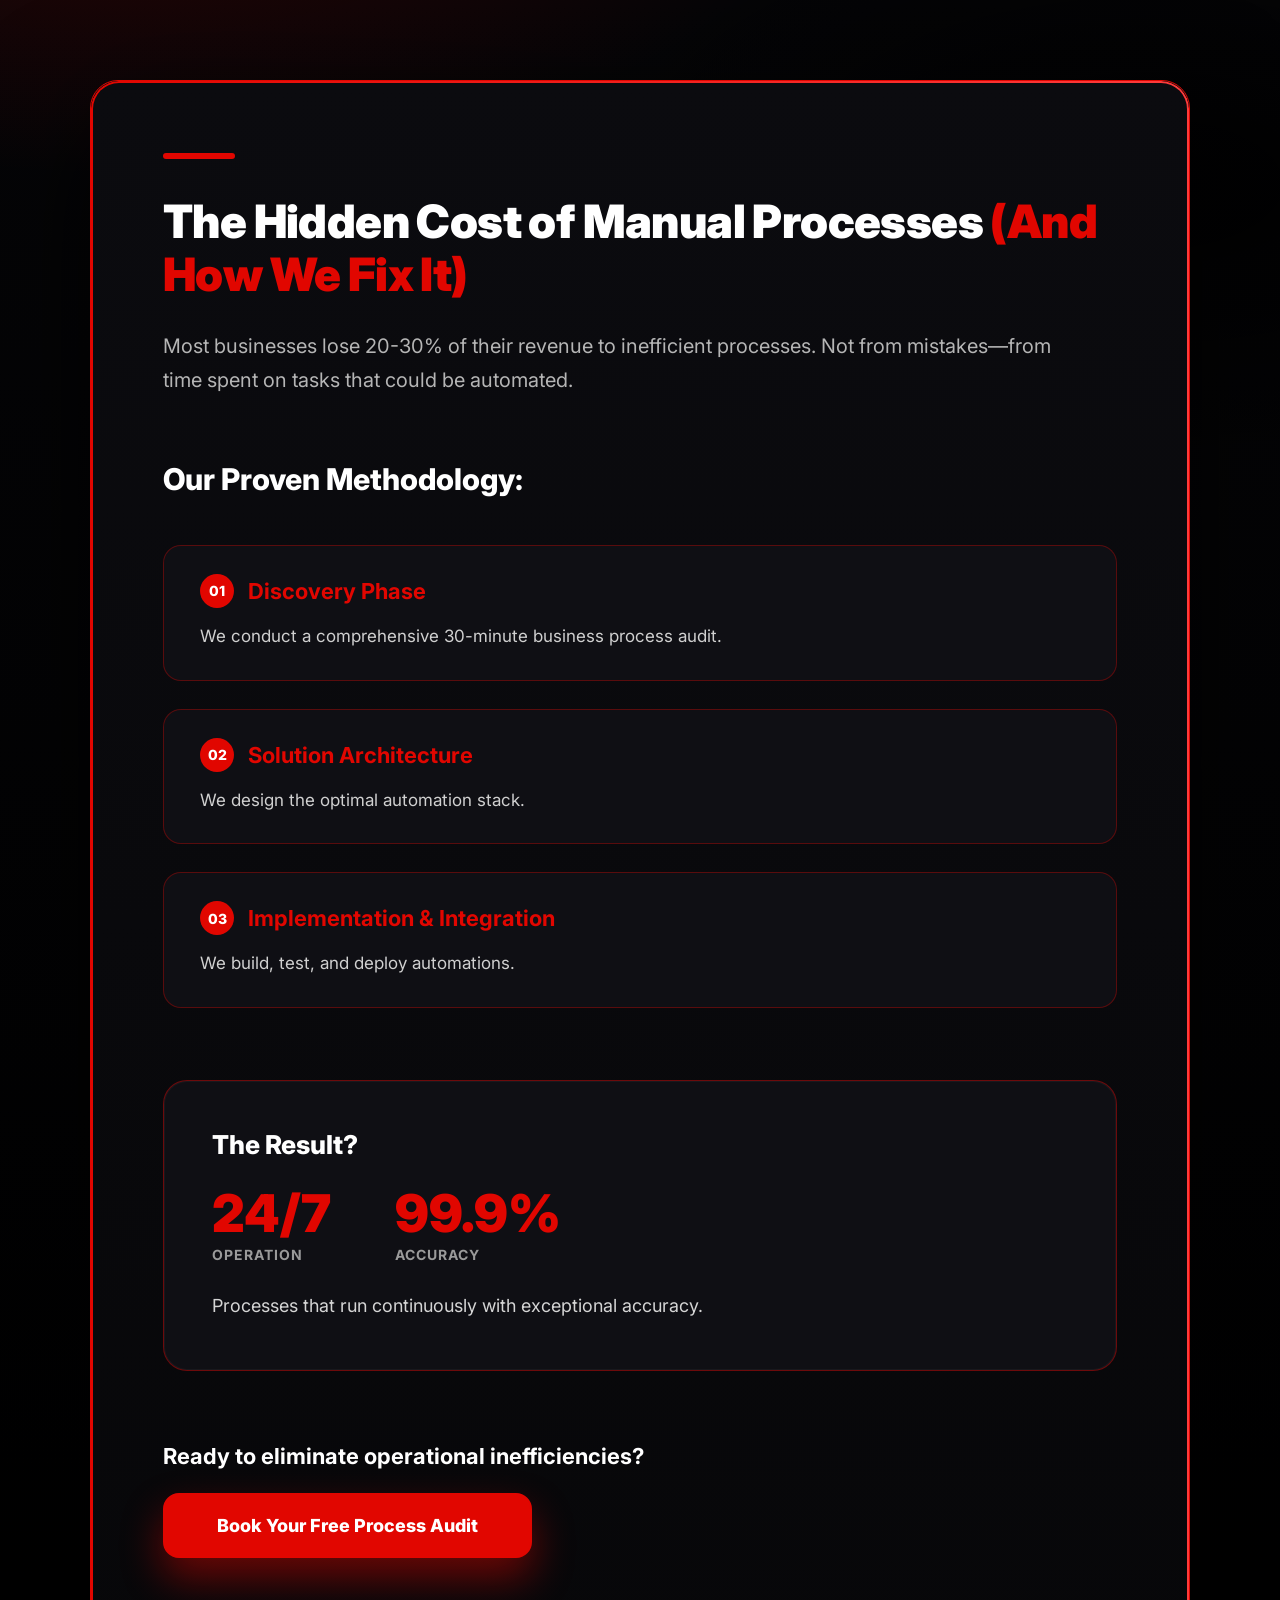
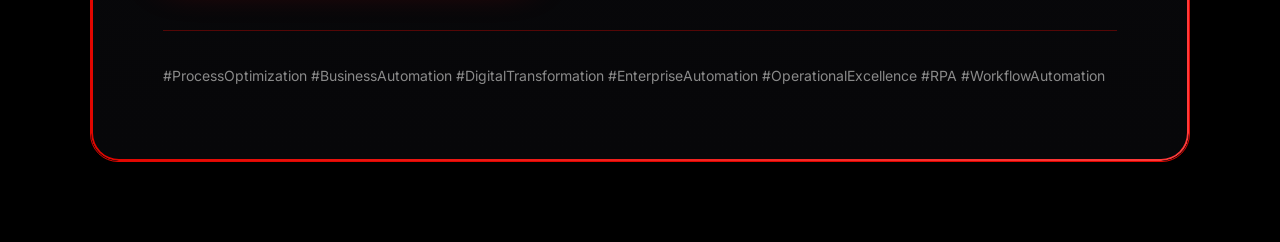
<file: index.html>
<!DOCTYPE html>
<html lang="en">
<head>
    <meta charset="UTF-8">
    <meta name="viewport" content="width=device-width, initial-scale=1.0">
    <title>The Hidden Cost of Manual Processes</title>

    <link href="https://fonts.googleapis.com/css2?family=Inter:wght@400;600;700;800;900&display=swap" rel="stylesheet">
    <link rel="stylesheet" href="style.css">
</head>
<body>

<div class="post-container">
    <div class="accent-line"></div>

    <h1>
        The Hidden Cost of Manual Processes
        <span class="highlight">(And How We Fix It)</span>
    </h1>

    <p class="intro">
        Most businesses lose 20-30% of their revenue to inefficient processes.
        Not from mistakes—from time spent on tasks that could be automated.
    </p>

    <div class="methodology">
        <h2 class="methodology-title">Our Proven Methodology:</h2>

        <div class="phase">
            <div class="phase-title">
                <span class="phase-number">01</span>
                Discovery Phase
            </div>
            <p class="phase-description">
                We conduct a comprehensive 30-minute business process audit.
            </p>
        </div>

        <div class="phase">
            <div class="phase-title">
                <span class="phase-number">02</span>
                Solution Architecture
            </div>
            <p class="phase-description">
                We design the optimal automation stack.
            </p>
        </div>

        <div class="phase">
            <div class="phase-title">
                <span class="phase-number">03</span>
                Implementation & Integration
            </div>
            <p class="phase-description">
                We build, test, and deploy automations.
            </p>
        </div>
    </div>

    <div class="result-box">
        <div class="result-title">The Result?</div>
        <div class="stats">
            <div class="stat">
                <div class="stat-number">24/7</div>
                <div class="stat-label">Operation</div>
            </div>
            <div class="stat">
                <div class="stat-number">99.9%</div>
                <div class="stat-label">Accuracy</div>
            </div>
        </div>
        <p class="result-text">
            Processes that run continuously with exceptional accuracy.
        </p>
    </div>

    <div class="cta">
        Ready to eliminate operational inefficiencies?
        <br>
        <a
          href="https://calendly.com/michelkampreisser1/30min"
          class="cta-button"
          target="_blank"
        >
          Book Your Free Process Audit
        </a>
    </div>

    <div class="hashtags">
        #ProcessOptimization #BusinessAutomation #DigitalTransformation
        #EnterpriseAutomation #OperationalExcellence #RPA #WorkflowAutomation
    </div>
</div>

</body>
</html>
</file>
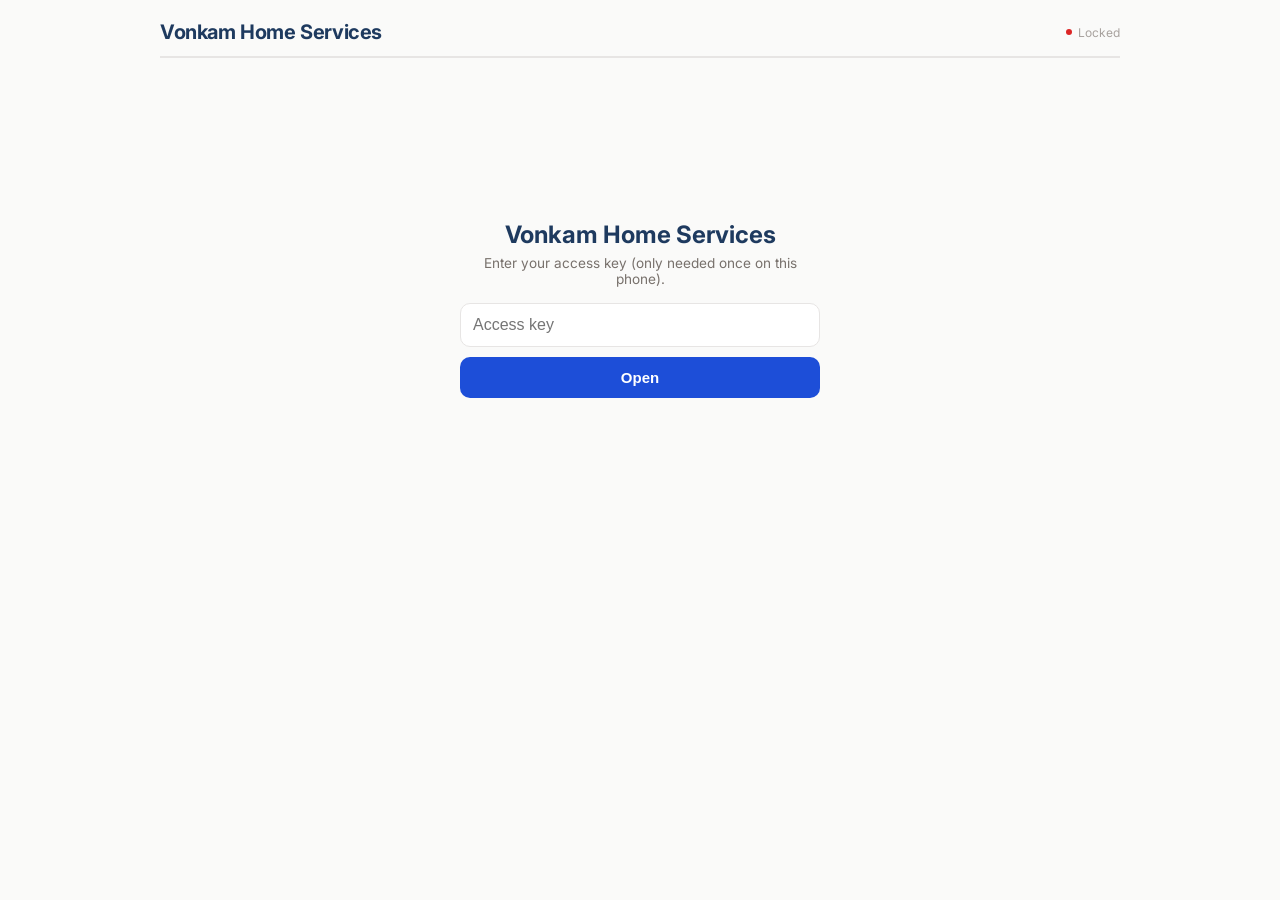
<file: apps/fadc-ops/index.html>
<!doctype html>
<html lang="en"><head>
<meta charset="utf-8">
<meta name="viewport" content="width=device-width,initial-scale=1,viewport-fit=cover">
<title>Vonkam Ops</title>
<meta name="robots" content="noindex,nofollow">
<meta name="theme-color" content="#1e3a5f">
<meta name="apple-mobile-web-app-capable" content="yes">
<meta name="mobile-web-app-capable" content="yes">
<meta name="apple-mobile-web-app-title" content="Vonkam Ops">
<meta name="apple-mobile-web-app-status-bar-style" content="black-translucent">
<link rel="manifest" href="/manifest.webmanifest">
<link rel="apple-touch-icon" href="/icon-180.png">
<link rel="icon" type="image/png" href="/icon-192.png">
<style>body{margin:0;padding:0;padding-top:env(safe-area-inset-top,0px);padding-bottom:env(safe-area-inset-bottom,0px)}[hidden]:not([hidden=until-found i]){display:none!important}</style>
</head><body>

<style>
  @import url('https://fonts.googleapis.com/css2?family=Inter:wght@400;500;600;700&display=swap');
  /* Layout: one column console — KPI strip, then tabs (Weekly · Appointments · Pipeline · Money · Metrics · Activity) */
  :root {
    --bg: #fafaf9; --surface: #ffffff; --surface-alt: #f5f5f4; --border: #e7e5e4;
    --fg: #1c1917; --fg-muted: #78716c; --fg-dim: #a8a29e;
    --accent: #1d4ed8; --accent-light: #dbeafe;
    --green: #15803d; --green-light: #dcfce7;
    --amber: #b45309; --amber-light: #fef3c7;
    --red: #dc2626; --red-light: #fee2e2;
    --purple: #7c3aed; --purple-light: #ede9fe;
    --navy: #1e3a5f;
  }
  @media (prefers-color-scheme: dark) { :root:not([data-theme="light"]) {
    --bg: #0c0a09; --surface: #1c1917; --surface-alt: #292524; --border: #3f3b37;
    --fg: #fafaf9; --fg-muted: #a8a29e; --fg-dim: #78716c;
    --accent: #60a5fa; --accent-light: #1e3a5f; --green: #4ade80; --green-light: #14532d;
    --amber: #fbbf24; --amber-light: #451a03; --red: #f87171; --red-light: #450a0a;
    --purple: #a78bfa; --purple-light: #2e1065; --navy: #93c5fd; color-scheme: dark;
  }}
  :root[data-theme="dark"] {
    --bg: #0c0a09; --surface: #1c1917; --surface-alt: #292524; --border: #3f3b37;
    --fg: #fafaf9; --fg-muted: #a8a29e; --fg-dim: #78716c;
    --accent: #60a5fa; --accent-light: #1e3a5f; --green: #4ade80; --green-light: #14532d;
    --amber: #fbbf24; --amber-light: #451a03; --red: #f87171; --red-light: #450a0a;
    --purple: #a78bfa; --purple-light: #2e1065; --navy: #93c5fd; color-scheme: dark;
  }
  body { background: var(--bg); color: var(--fg); font-family: 'Inter', system-ui, -apple-system, sans-serif;
    padding: 0 16px; padding-block: 0; max-width: 960px; margin: 0 auto; }
  .header { display:flex; justify-content:space-between; align-items:center; padding:20px 0 12px; border-bottom:2px solid var(--border); margin-bottom:20px; flex-wrap:wrap; gap:8px; }
  .header h1 { font-size:1.25rem; font-weight:700; letter-spacing:-0.02em; margin:0; color:var(--navy); }
  .header .status { font-size:0.75rem; color:var(--fg-dim); display:flex; align-items:center; gap:6px; }
  .dot { width:6px; height:6px; border-radius:50%; background:var(--green); animation:pulse 2s infinite; }
  .dot.error { background:var(--red); animation:none; } .dot.loading { background:var(--amber); }
  @keyframes pulse { 0%,100%{opacity:1} 50%{opacity:.4} }
  @media (prefers-reduced-motion: reduce) { .dot { animation:none; } }
  .kpi-row { display:grid; grid-template-columns:repeat(auto-fit,minmax(140px,1fr)); gap:12px; margin-bottom:24px; }
  .kpi { background:var(--surface); border:1px solid var(--border); border-radius:10px; padding:14px 16px; min-width:0; }
  .kpi .label { font-size:0.7rem; font-weight:600; text-transform:uppercase; letter-spacing:0.06em; color:var(--fg-muted); margin-bottom:4px; }
  .kpi .value { font-size:1.6rem; font-weight:700; font-variant-numeric:tabular-nums; line-height:1.1; }
  .kpi .sub { font-size:0.7rem; color:var(--fg-dim); margin-top:2px; }
  .section { margin-bottom:28px; }
  .section-header { display:flex; justify-content:space-between; align-items:baseline; margin-bottom:10px; flex-wrap:wrap; gap:4px; }
  .section-header h2 { font-size:0.875rem; font-weight:700; text-transform:uppercase; letter-spacing:0.04em; margin:0; }
  .section-header .count { font-size:0.75rem; color:var(--fg-dim); }
  .card { background:var(--surface); border:1px solid var(--border); border-radius:10px; overflow:hidden; }
  .appt-item { padding:14px 16px; border-bottom:1px solid var(--border); display:grid; gap:6px; }
  .appt-item:last-child, .lead-item:last-child, .msg-item:last-child { border-bottom:none; }
  .appt-top { display:flex; justify-content:space-between; align-items:flex-start; flex-wrap:wrap; gap:6px; }
  .appt-name { font-weight:600; font-size:0.9rem; }
  .appt-badge, .stage-badge { font-size:0.65rem; font-weight:600; padding:2px 8px; border-radius:999px; text-transform:uppercase; letter-spacing:0.04em; white-space:nowrap; }
  .badge-pending { background:var(--amber-light); color:var(--amber); }
  .badge-confirmed { background:var(--green-light); color:var(--green); }
  .badge-cancelled { background:var(--red-light); color:var(--red); }
  .badge-completed { background:var(--accent-light); color:var(--accent); }
  .appt-details { display:flex; flex-wrap:wrap; gap:4px 16px; font-size:0.78rem; color:var(--fg-muted); }
  .appt-notes { font-size:0.75rem; color:var(--fg-dim); line-height:1.4; white-space:pre-line; max-height:60px; overflow:hidden; cursor:pointer; transition:max-height .2s; }
  .appt-notes.expanded { max-height:600px; }
  .lead-item { padding:12px 16px; border-bottom:1px solid var(--border); display:flex; justify-content:space-between; align-items:center; flex-wrap:wrap; gap:6px; }
  .lead-info { display:flex; flex-direction:column; gap:2px; min-width:0; }
  .lead-name { font-weight:600; font-size:0.85rem; }
  .lead-meta { font-size:0.75rem; color:var(--fg-muted); display:flex; flex-wrap:wrap; gap:4px 12px; }
  .lead-right { display:flex; flex-direction:column; align-items:flex-end; gap:2px; }
  .stage-qualifying { background:var(--purple-light); color:var(--purple); }
  .stage-ready { background:var(--green-light); color:var(--green); }
  .time-ago, .msg-time { font-size:0.7rem; color:var(--fg-dim); font-variant-numeric:tabular-nums; }
  .msg-item { padding:10px 16px; border-bottom:1px solid var(--border); font-size:0.8rem; line-height:1.4; }
  .msg-header { display:flex; justify-content:space-between; align-items:baseline; margin-bottom:3px; flex-wrap:wrap; gap:4px; }
  .msg-who { font-weight:600; font-size:0.75rem; }
  .msg-who.customer { color:var(--accent); } .msg-who.agent { color:var(--green); } .msg-who.human { color:var(--amber); } .msg-who.followup { color:var(--purple); }
  .msg-text { color:var(--fg-muted); word-break:break-word; }
  .msg-lead { font-size:0.7rem; color:var(--fg-dim); margin-top:2px; }
  .empty { padding:24px; text-align:center; color:var(--fg-dim); font-size:0.85rem; }
  .tabs { display:flex; border-bottom:1px solid var(--border); margin-bottom:16px; overflow-x:auto; }
  .tab { padding:8px 16px; font-size:0.78rem; font-weight:600; color:var(--fg-muted); cursor:pointer; border:none; border-bottom:2px solid transparent; white-space:nowrap; background:none; font-family:inherit; }
  .tab:hover { color:var(--fg); } .tab:focus-visible { outline:2px solid var(--accent); outline-offset:-2px; }
  .tab.active { color:var(--accent); border-bottom-color:var(--accent); }
  .tab-content { display:none; } .tab-content.active { display:block; }
  .connect-msg { text-align:center; padding:48px 24px; color:var(--fg-muted); font-size:0.9rem; line-height:1.6; }
  .connect-msg strong { color:var(--fg); display:block; margin-bottom:8px; font-size:1rem; }
  .tbl-wrap { overflow-x:auto; }
  table.t { width:100%; border-collapse:collapse; font-size:0.78rem; font-variant-numeric:tabular-nums; }
  table.t th { text-align:left; color:var(--fg-muted); font-weight:600; padding:8px 10px; border-bottom:1px solid var(--border); white-space:nowrap; }
  table.t td { padding:8px 10px; border-top:1px solid var(--border); vertical-align:top; }
  table.t td.num, table.t th.num { text-align:right; white-space:nowrap; }
  table.t tr.total td { font-weight:700; border-top:2px solid var(--border); }
  .chip { display:inline-block; font-size:0.65rem; font-weight:700; padding:1px 7px; border-radius:999px; background:var(--surface-alt); color:var(--fg-muted); letter-spacing:0.04em; }
  .owe { display:flex; flex-direction:column; gap:0; }
  .owe-row { display:flex; justify-content:space-between; gap:12px; padding:10px 16px; border-top:1px solid var(--border); font-size:0.82rem; font-variant-numeric:tabular-nums; }
  .owe-row:first-child { border-top:none; }
  .owe-row.final { font-weight:700; background:var(--surface-alt); }
  .note { font-size:0.75rem; color:var(--fg-dim); margin-top:8px; line-height:1.5; }
  .delta-up { color:var(--green); font-weight:600; } .delta-down { color:var(--red); font-weight:600; }
  .two-col { display:grid; grid-template-columns:repeat(auto-fit,minmax(280px,1fr)); gap:16px; }
  .two-col > * { min-width:0; }
  /* Weekly tab */
  .brief { background:var(--surface); border:1px solid var(--border); border-radius:10px; padding:16px 18px; margin-bottom:20px; }
  .brief-top { display:flex; justify-content:space-between; align-items:center; flex-wrap:wrap; gap:8px; margin-bottom:8px; }
  .brief-week { font-size:0.7rem; font-weight:600; text-transform:uppercase; letter-spacing:0.06em; color:var(--fg-muted); }
  .brief h3 { margin:0 0 10px; font-size:1.05rem; line-height:1.35; color:var(--navy); text-wrap:balance; }
  .brief ul { margin:0; padding-left:18px; display:grid; gap:6px; font-size:0.82rem; line-height:1.5; color:var(--fg); max-width:70ch; }
  .brief .by { font-size:0.7rem; color:var(--fg-dim); margin-top:10px; }
  .verdict { font-size:0.65rem; font-weight:700; padding:2px 9px; border-radius:999px; text-transform:uppercase; letter-spacing:0.05em; }
  .verdict.profit { background:var(--green-light); color:var(--green); }
  .verdict.loss { background:var(--red-light); color:var(--red); }
  .verdict.breakeven { background:var(--amber-light); color:var(--amber); }
  .funnel { display:grid; grid-template-columns:repeat(auto-fit,minmax(110px,1fr)); gap:0; background:var(--surface); border:1px solid var(--border); border-radius:10px; overflow:hidden; margin-bottom:20px; }
  .funnel > div { padding:12px 14px; border-left:1px solid var(--border); min-width:0; }
  .funnel > div:first-child { border-left:none; }
  .funnel .n { font-size:1.3rem; font-weight:700; font-variant-numeric:tabular-nums; }
  .funnel .l { font-size:0.68rem; font-weight:600; text-transform:uppercase; letter-spacing:0.05em; color:var(--fg-muted); }
  .funnel .r { font-size:0.7rem; color:var(--fg-dim); margin-top:2px; }
  .bars { display:grid; gap:8px; padding:14px 16px; }
  .bar-row { display:grid; grid-template-columns:64px 1fr 74px; align-items:center; gap:10px; font-size:0.75rem; font-variant-numeric:tabular-nums; }
  .bar-track { position:relative; height:14px; }
  .bar-track::before { content:''; position:absolute; left:50%; top:-3px; bottom:-3px; width:1px; background:var(--border); }
  .bar { position:absolute; top:0; height:100%; border-radius:3px; }
  .bar.pos { left:50%; background:var(--green); }
  .bar.neg { right:50%; background:var(--red); }
  .bar-row .v { text-align:right; font-weight:600; }
  .seg { display:inline-flex; border:1px solid var(--border); border-radius:8px; overflow:hidden; }
  .seg button { border:none; background:var(--surface); color:var(--fg-muted); padding:5px 12px; font:600 0.72rem inherit; font-family:inherit; cursor:pointer; }
  .seg button.on { background:var(--accent-light); color:var(--accent); }
  .cat { display:flex; justify-content:space-between; align-items:baseline; margin:18px 0 8px; }
  .cat h3 { margin:0; font-size:0.8rem; text-transform:uppercase; letter-spacing:.05em; }
  .said { font-size:0.74rem; color:var(--fg-dim); font-style:italic; overflow-wrap:anywhere; }
  table.t tr.current td { background:var(--surface-alt); }

  .gate { max-width:360px; margin:18vh auto 0; text-align:center; }
  .gate h2 { color:var(--navy); margin:0 0 6px; }
  .gate p { color:var(--fg-muted); font-size:.85rem; margin:0 0 16px; }
  .gate input { width:100%; box-sizing:border-box; padding:12px; font-size:16px; border:1px solid var(--border); border-radius:10px; background:var(--surface); color:var(--fg); }
  .gate button { margin-top:10px; width:100%; padding:12px; font-size:15px; font-weight:600; border:none; border-radius:10px; background:var(--accent); color:#fff; }
  .gate .err { color:var(--red); font-size:.8rem; margin-top:8px; min-height:1em; }
</style>

<div class="header">
  <h1>Vonkam Home Services</h1>
  <div class="status"><div class="dot loading" id="status-dot"></div><span id="last-update">Connecting…</span></div>
</div>

<div id="connect-prompt" class="connect-msg" hidden>
  <strong>Connect Supabase to view live data</strong>
  When prompted, allow the Supabase connector so this dashboard can read your leads, appointments, money and messages.
</div>

<div id="gate" class="gate" hidden>
  <h2>Vonkam Home Services</h2>
  <p>Enter your access key (only needed once on this phone).</p>
  <input id="gate-key" type="password" autocomplete="off" autocapitalize="off" placeholder="Access key">
  <button id="gate-go">Open</button>
  <div class="err" id="gate-err"></div>
</div>

<div id="main-content">
  <div id="kpis" class="kpi-row"></div>
  <div class="tabs" role="tablist">
    <button class="tab active" data-tab="weekly" id="tab-weekly">Weekly</button>
    <button class="tab" data-tab="funnel" id="tab-funnel">Booked vs not</button>
    <button class="tab" data-tab="appointments" id="tab-appointments">Appointments</button>
    <button class="tab" data-tab="pipeline" id="tab-pipeline">Pipeline</button>
    <button class="tab" data-tab="money" id="tab-money">Money</button>
    <button class="tab" data-tab="metrics" id="tab-metrics">Metrics</button>
    <button class="tab" data-tab="activity" id="tab-activity">Activity</button>
  </div>
  <div id="weekly" class="tab-content active section"><div class="card"><div class="empty">Loading the weekly report…</div></div></div>
  <div id="funnel" class="tab-content section"><div class="card"><div class="empty">Loading…</div></div></div>
  <div id="appointments" class="tab-content section"></div>
  <div id="pipeline" class="tab-content section"></div>
  <div id="money" class="tab-content section"><div class="card"><div class="empty">Loading money…</div></div></div>
  <div id="metrics" class="tab-content section"><div class="card"><div class="empty">Loading metrics…</div></div></div>
  <div id="activity" class="tab-content section"></div>
</div>

<script>
const PROJECT_ID = 'lvqeucpqgqcxsghqsemn';
const dot = document.getElementById('status-dot');
const updateEl = document.getElementById('last-update');
const promptEl = document.getElementById('connect-prompt');
const main = document.getElementById('main-content');

// The 150 historical conversations imported on Oct 2 (19:08–03:37 UTC) are not new leads.
const IMPORT_FROM = Date.parse('2026-10-02T19:00:00Z'), IMPORT_TO = Date.parse('2026-10-03T03:40:00Z');
function isImported(l) { const t = Date.parse(l.created_at); return t >= IMPORT_FROM && t <= IMPORT_TO && l.stage === 'closed_lost'; }

// Baseline captured Oct 6, 2026 (before bot v62–v67, comment replies and the new ad sets).
const BASELINE = {
  date: 'Oct 6, 2026',
  costPerConv: 8.41, costPerClose: 263.33, sharePerDollar: 1.31, closed: 3,
  appts7d: 6, comments7d: 0, noShows: 2
};

let leads = [], appointments = [], messages = [], jobs = [], money = null, stats = null;
let weekly = [], briefings = [], funnel = [], funnelWeek = 0;
let leadsReady = false;

function esc(s) { if (s === null || s === undefined) return ''; const d = document.createElement('div'); d.textContent = String(s); return d.innerHTML; }
function usd(n) { return (n < 0 ? '−$' : '$') + Math.abs(n).toLocaleString('en-US', { minimumFractionDigits: 2, maximumFractionDigits: 2 }); }
function usd0(n) { return (n < 0 ? '−$' : '$') + Math.abs(Math.round(n)).toLocaleString('en-US'); }
function pct(n) { return Math.round(n * 1000) / 10 + '%'; }
function timeAgo(d) { const m = Math.floor((Date.now() - new Date(d).getTime()) / 60000); if (m < 1) return 'just now'; if (m < 60) return m + 'm ago'; const h = Math.floor(m / 60); if (h < 24) return h + 'h ago'; return Math.floor(h / 24) + 'd ago'; }
function fmtTime(d) { return new Date(d).toLocaleTimeString('en-US', { hour: 'numeric', minute: '2-digit', timeZone: 'America/New_York' }); }
function fmtDay(d) { return new Date(d + 'T12:00:00').toLocaleDateString('en-US', { month: 'short', day: 'numeric' }); }
function setStatus(state, text) { dot.className = 'dot ' + (state === 'ok' ? '' : state === 'error' ? 'error' : 'loading'); updateEl.textContent = text; }

function extractRows(payload) {
  if (!payload) return [];
  if (Array.isArray(payload)) return payload;
  if (payload.rows && Array.isArray(payload.rows)) return payload.rows;
  if (payload.content) {
    for (const block of (Array.isArray(payload.content) ? payload.content : [])) {
      if (block.type === 'text' && block.text) {
        let txt = block.text;
        try { const p = JSON.parse(txt); if (Array.isArray(p)) return p; if (p.rows) return p.rows; if (typeof p.result === 'string') txt = p.result; else if (Array.isArray(p.result)) return p.result; } catch (e) {}
        const m = txt.match(/\[[\s\S]*\]/);
        if (m) { try { const arr = JSON.parse(m[0]); if (Array.isArray(arr)) return arr; } catch (e) {} }
      }
    }
  }
  return [];
}

// ---------- money math ----------
function jobShare(j) {
  if (!money) return { rate: 0, ours: 0, each: 0, tech: 0 };
  const rate = (money.region_share || {})[j.region] ?? 0;
  const base = Number(j.charged) - (money.parts_off_top ? Number(j.parts) : 0);
  const ours = base * rate;
  return { rate, ours, each: ours * (money.partner_split ?? 0.5), tech: base - ours };
}
function moneyTotals() {
  const t = { charged: 0, tips: 0, parts: 0, ours: 0, each: 0, tech: 0, n: jobs.length };
  for (const j of jobs) { const s = jobShare(j); t.charged += Number(j.charged); t.tips += Number(j.tip); t.parts += Number(j.parts); t.ours += s.ours; t.each += s.each; t.tech += s.tech; }
  const spend = money ? Number(money.ad_spend) : 0;
  const split = money ? (money.partner_split ?? 0.5) : 0.5;
  t.spend = spend; t.net = t.ours - spend; t.netEach = t.net * split;
  t.afekAdsHalf = spend * split;
  t.afekOwes = t.each + t.afekAdsHalf - (money ? Number(money.afek_ads_paid) + Number(money.afek_paid_since || 0) : 0);
  t.costPerClose = t.n ? spend / t.n : 0;
  t.sharePerDollar = spend ? t.ours / spend : 0;
  t.avgTicket = t.n ? t.charged / t.n : 0;
  return t;
}

function renderAll() {
  if (!leadsReady) return;
  renderKPIs(); renderWeekly(); renderFunnel(); renderAppointments(); renderPipeline(); renderMoney(); renderMetrics(); renderActivity();
  setStatus('ok', 'Updated ' + fmtTime(new Date()));
}

function renderKPIs() {
  const real = leads.filter(l => !isImported(l));
  const ready = real.filter(l => l.stage === 'ready_to_confirm').length;
  const qualifying = real.filter(l => l.stage === 'qualifying').length;
  const pending = appointments.filter(a => a.status === 'pending').length;
  const today = new Date().toLocaleDateString('en-CA', { timeZone: 'America/New_York' });
  const todayLeads = real.filter(l => new Date(l.created_at).toLocaleDateString('en-CA', { timeZone: 'America/New_York' }) === today).length;
  const t = moneyTotals();
  document.getElementById('kpis').innerHTML =
    '<div class="kpi"><div class="label">Leads</div><div class="value">' + real.length + '</div><div class="sub">+' + todayLeads + ' today</div></div>' +
    '<div class="kpi"><div class="label">Qualifying</div><div class="value" style="color:var(--purple)">' + qualifying + '</div><div class="sub">' + ready + ' ready to confirm</div></div>' +
    '<div class="kpi"><div class="label">Appointments</div><div class="value" style="color:var(--accent)">' + pending + '</div><div class="sub">pending</div></div>' +
    '<div class="kpi"><div class="label">Jobs closed</div><div class="value" style="color:var(--green)">' + t.n + '</div><div class="sub">' + usd0(t.charged) + ' charged</div></div>' +
    '<div class="kpi"><div class="label">Cost per close</div><div class="value">' + (t.n ? usd0(t.costPerClose) : '—') + '</div><div class="sub">' + usd0(t.spend) + ' ad spend</div></div>';
}

function renderAppointments() {
  const el = document.getElementById('appointments');
  const real = appointments.filter(a => a.status !== 'cancelled');
  if (real.length === 0) { el.innerHTML = '<div class="card"><div class="empty">No appointments yet</div></div>'; return; }
  let html = '<div class="section-header"><h2>Jobs</h2><span class="count">' + real.length + ' active</span></div><div class="card">';
  for (const a of real) {
    const name = [a.lead_first_name, a.lead_last_name].filter(Boolean).join(' ') || 'Unknown';
    const badge = a.status === 'confirmed' ? 'badge-confirmed' : a.status === 'completed' ? 'badge-completed' : 'badge-pending';
    const first = (a.notes || '').split('\n')[0];
    html += '<div class="appt-item"><div class="appt-top"><span class="appt-name">' + esc(name) + '</span><span class="appt-badge ' + badge + '">' + esc(a.status) + '</span></div>';
    html += '<div class="appt-details"><span>' + esc(a.lead_phone || '—') + '</span><span>' + esc(a.service) + '</span><span>' + esc(a.address) + '</span>';
    if (/^IVY JOB/.test(first)) html += '<span><strong>' + esc(first.replace(/^IVY JOB — /, '')) + '</strong></span>';
    html += '</div>';
    if (a.notes) html += '<div class="appt-notes" onclick="this.classList.toggle(\'expanded\')">' + esc(a.notes) + '</div>';
    html += '</div>';
  }
  el.innerHTML = html + '</div>';
}

function renderPipeline() {
  const el = document.getElementById('pipeline');
  const active = leads.filter(l => l.stage === 'qualifying' || l.stage === 'ready_to_confirm')
    .sort((a, b) => ((a.stage === 'ready_to_confirm' ? 0 : 1) - (b.stage === 'ready_to_confirm' ? 0 : 1)) || new Date(b.created_at) - new Date(a.created_at));
  if (active.length === 0) { el.innerHTML = '<div class="card"><div class="empty">No active leads</div></div>'; return; }
  let html = '<div class="section-header"><h2>Active Pipeline</h2><span class="count">' + active.length + ' leads</span></div><div class="card">';
  for (const l of active) {
    const name = [l.first_name, l.last_name].filter(Boolean).join(' ') || 'No name yet';
    const ready = l.stage === 'ready_to_confirm';
    html += '<div class="lead-item"><div class="lead-info"><div class="lead-name">' + esc(name) + (l.agent_paused ? ' <span class="chip">bot paused</span>' : '') + '</div><div class="lead-meta">';
    if (l.phone) html += '<span>' + esc(l.phone) + '</span>';
    if (l.town || l.zip) html += '<span>' + esc([l.town, l.zip].filter(Boolean).join(' ')) + '</span>';
    if (l.service) html += '<span>' + esc(l.service) + '</span>';
    if (l.followup_count > 0) html += '<span>' + l.followup_count + ' follow-up' + (l.followup_count > 1 ? 's' : '') + '</span>';
    html += '</div></div><div class="lead-right"><span class="stage-badge ' + (ready ? 'stage-ready' : 'stage-qualifying') + '">' + (ready ? 'Ready' : 'Qualifying') + '</span><span class="time-ago">' + timeAgo(l.last_inbound_at || l.created_at) + '</span></div></div>';
  }
  el.innerHTML = html + '</div>';
}

function renderMoney() {
  const el = document.getElementById('money');
  if (!money) { el.innerHTML = '<div class="card"><div class="empty">Loading money…</div></div>'; return; }
  const t = moneyTotals();
  const rs = money.region_share || {};
  let html = '<div class="kpi-row">' +
    '<div class="kpi"><div class="label">Ad spend</div><div class="value">' + usd0(t.spend) + '</div><div class="sub">as of ' + esc(money.ad_spend_as_of || '') + '</div></div>' +
    '<div class="kpi"><div class="label">Charged</div><div class="value">' + usd0(t.charged) + '</div><div class="sub">' + t.n + ' jobs, tips excluded</div></div>' +
    '<div class="kpi"><div class="label">Our share</div><div class="value">' + usd0(t.ours) + '</div><div class="sub">' + usd0(t.each) + ' each</div></div>' +
    '<div class="kpi"><div class="label">Net each</div><div class="value" style="color:' + (t.netEach >= 0 ? 'var(--green)' : 'var(--red)') + '">' + usd0(t.netEach) + '</div><div class="sub">after ads</div></div>' +
    '<div class="kpi"><div class="label">Afek owes Michel</div><div class="value" style="color:var(--amber)">' + usd0(t.afekOwes) + '</div><div class="sub">to settle</div></div>' +
    '</div>';

  html += '<div class="section-header"><h2>Closed jobs</h2><span class="count">' + t.n + ' jobs</span></div><div class="card tbl-wrap"><table class="t"><thead><tr><th>Date</th><th>Customer</th><th>Region</th><th class="num">Charged</th><th class="num">Tip</th><th class="num">Our %</th><th class="num">Our share</th><th class="num">Each</th></tr></thead><tbody>';
  for (const j of jobs) {
    const s = jobShare(j);
    html += '<tr><td>' + esc(fmtDay(j.job_date)) + '</td><td>' + esc(j.customer) + (j.notes ? '<div class="note" style="margin-top:2px">' + esc(j.notes) + '</div>' : '') + '</td><td><span class="chip">' + esc(j.region) + '</span></td><td class="num">' + usd(Number(j.charged)) + '</td><td class="num">' + usd(Number(j.tip)) + '</td><td class="num">' + pct(s.rate) + '</td><td class="num">' + usd(s.ours) + '</td><td class="num">' + usd(s.each) + '</td></tr>';
  }
  html += '<tr class="total"><td colspan="3">Total</td><td class="num">' + usd(t.charged) + '</td><td class="num">' + usd(t.tips) + '</td><td></td><td class="num">' + usd(t.ours) + '</td><td class="num">' + usd(t.each) + '</td></tr></tbody></table></div>';

  html += '<div class="two-col" style="margin-top:16px">';
  html += '<div><div class="section-header"><h2>Who owes whom</h2></div><div class="card owe">' +
    '<div class="owe-row"><span>Michel\'s share of jobs (Afek collected it)</span><span>' + usd(t.each) + '</span></div>' +
    '<div class="owe-row"><span>Afek\'s half of ads</span><span>' + usd(t.afekAdsHalf) + '</span></div>' +
    '<div class="owe-row"><span>Less: Afek already put toward ads</span><span>' + usd(-Number(money.afek_ads_paid)) + '</span></div>' +
    (Number(money.afek_paid_since || 0) ? '<div class="owe-row"><span>Less: later payments</span><span>' + usd(-Number(money.afek_paid_since)) + '</span></div>' : '') +
    '<div class="owe-row final"><span>Afek owes Michel</span><span>' + usd(t.afekOwes) + '</span></div></div></div>';
  html += '<div><div class="section-header"><h2>Split by region</h2></div><div class="card owe">';
  for (const r of ['NJ', 'MA', 'CT', 'RI']) html += '<div class="owe-row"><span>' + r + '</span><span>' + pct(rs[r] ?? 0) + ' us · ' + pct(1 - (rs[r] ?? 0)) + ' tech</span></div>';
  html += '</div><div class="note">Our share is split 50/50 between Michel and Afek. Tips go to the tech. Parts ' + (money.parts_off_top ? 'come off the top before the split.' : 'are not deducted before the split (open question for Jose\'s $100 UV parts).') + '</div></div>';
  html += '</div>';
  el.innerHTML = html;
}

// ---------- weekly report (fadc.weekly_report view + fadc.weekly_briefings) ----------
function fmtRange(a, b) {
  const o = { month: 'short', day: 'numeric' };
  return new Date(a + 'T12:00:00').toLocaleDateString('en-US', o) + ' – ' + new Date(b + 'T12:00:00').toLocaleDateString('en-US', o);
}
function rate(x) { return x === null || x === undefined ? '—' : pct(Number(x)); }
function money2(x) { return x === null || x === undefined ? '—' : usd0(Number(x)); }

function renderWeekly() {
  const el = document.getElementById('weekly');
  if (!weekly.length) { el.innerHTML = '<div class="card"><div class="empty">Loading the weekly report…</div></div>'; return; }
  const w = weekly[0];
  const N = k => Number(w[k] || 0);
  let html = '';

  // Claude's briefing for the most recent week that has one
  const b = briefings[0];
  if (b) {
    const wk = weekly.find(r => r.week_start === b.week_start);
    const items = String(b.body).split('\n').map(s => s.replace(/^\s*-\s*/, '').trim()).filter(Boolean);
    html += '<div class="brief"><div class="brief-top"><span class="brief-week">Weekly briefing · ' + esc(wk ? fmtRange(wk.week_start, wk.week_end) : b.week_start) + '</span>' +
      (b.verdict ? '<span class="verdict ' + esc(b.verdict) + '">' + esc(b.verdict === 'breakeven' ? 'break-even' : b.verdict) + '</span>' : '') + '</div>' +
      '<h3>' + esc(b.headline) + '</h3><ul>' + items.map(i => '<li>' + esc(i) + '</li>').join('') + '</ul>' +
      '<div class="by">Written by Claude on ' + new Date(b.created_at).toLocaleDateString('en-US', { month: 'short', day: 'numeric', timeZone: 'America/New_York' }) + '. New briefing every Monday morning.</div></div>';
  }

  // Current week live numbers
  const profitAll = N('profit_michel_pays_ads');
  html += '<div class="section-header"><h2>' + (w.spend_final ? 'Last week' : 'This week so far') + '</h2><span class="count">' + fmtRange(w.week_start, w.week_end) + '</span></div>';
  html += '<div class="kpi-row">' +
    '<div class="kpi"><div class="label">Invested in ads</div><div class="value">' + usd0(N('ad_spend')) + '</div><div class="sub">' + (w.cost_per_conversation ? usd(Number(w.cost_per_conversation)) + ' per conversation' : 'Meta') + '</div></div>' +
    '<div class="kpi"><div class="label">Revenue charged</div><div class="value">' + usd0(N('revenue_charged')) + '</div><div class="sub">' + N('jobs_closed') + ' jobs closed</div></div>' +
    '<div class="kpi"><div class="label">Your share</div><div class="value">' + usd0(N('michel_share')) + '</div><div class="sub">half of our ' + usd0(N('our_share')) + '</div></div>' +
    '<div class="kpi"><div class="label">Profit</div><div class="value" style="color:' + (profitAll >= 0 ? 'var(--green)' : 'var(--red)') + '">' + usd0(profitAll) + '</div><div class="sub">you pay all ads · ' + usd0(N('profit_ads_split')) + ' if split</div></div>' +
    '</div>';

  // Conversion funnel
  html += '<div class="funnel">' +
    '<div><div class="l">Meta chats</div><div class="n">' + N('meta_conversations') + '</div><div class="r">' + money2(w.cost_per_conversation) + ' each</div></div>' +
    '<div><div class="l">Leads</div><div class="n">' + N('leads') + '</div><div class="r">' + money2(w.cost_per_lead) + ' each</div></div>' +
    '<div><div class="l">Booked</div><div class="n">' + N('appointments_booked') + '</div><div class="r">' + rate(w.lead_to_appt_rate) + ' of leads</div></div>' +
    '<div><div class="l">Closed</div><div class="n">' + N('jobs_closed') + '</div><div class="r">' + rate(w.lead_to_job_rate) + ' of leads · ' + money2(w.cost_per_job) + '/job</div></div>' +
    '</div>';

  // Profit by week (you pay all ads)
  const rows = weekly.slice().reverse();
  const maxAbs = Math.max(1, ...rows.map(r => Math.abs(Number(r.profit_michel_pays_ads))));
  html += '<div class="section-header"><h2>Profit by week</h2><span class="count">your share minus all ad spend</span></div><div class="card bars">';
  for (const r of rows) {
    const p = Number(r.profit_michel_pays_ads), wpct = (Math.abs(p) / maxAbs) * 50;
    html += '<div class="bar-row"><span style="color:var(--fg-muted)">' + new Date(r.week_start + 'T12:00:00').toLocaleDateString('en-US', { month: 'short', day: 'numeric' }) + '</span>' +
      '<div class="bar-track"><div class="bar ' + (p >= 0 ? 'pos' : 'neg') + '" style="width:' + wpct.toFixed(1) + '%"></div></div>' +
      '<span class="v" style="color:' + (p >= 0 ? 'var(--green)' : 'var(--red)') + '">' + usd0(p) + '</span></div>';
  }
  html += '</div>';

  // Full table with totals
  const tot = { s: 0, c: 0, l: 0, a: 0, j: 0, rev: 0, share: 0, our: 0 };
  html += '<div class="section-header" style="margin-top:20px"><h2>All weeks</h2><span class="count">Mon–Sun, Eastern</span></div><div class="card tbl-wrap"><table class="t"><thead><tr><th>Week</th><th class="num">Ads</th><th class="num">Chats</th><th class="num">Leads</th><th class="num">Booked</th><th class="num">Jobs</th><th class="num">Lead→job</th><th class="num">Revenue</th><th class="num">Your share</th><th class="num">Profit</th></tr></thead><tbody>';
  for (const r of weekly) {
    const p = Number(r.profit_michel_pays_ads);
    tot.s += Number(r.ad_spend); tot.c += Number(r.meta_conversations); tot.l += Number(r.leads); tot.a += Number(r.appointments_booked);
    tot.j += Number(r.jobs_closed); tot.rev += Number(r.revenue_charged); tot.share += Number(r.michel_share); tot.our += Number(r.our_share);
    html += '<tr' + (r === w && !w.spend_final ? ' class="current"' : '') + '><td>' + fmtRange(r.week_start, r.week_end) + (r.spend_final ? '' : ' <span class="chip">live</span>') + '</td>' +
      '<td class="num">' + usd0(Number(r.ad_spend)) + '</td><td class="num">' + r.meta_conversations + '</td><td class="num">' + (Number(r.leads) || '—') + '</td><td class="num">' + r.appointments_booked + '</td><td class="num">' + r.jobs_closed + '</td>' +
      '<td class="num">' + rate(r.lead_to_job_rate) + '</td><td class="num">' + usd0(Number(r.revenue_charged)) + '</td><td class="num">' + usd0(Number(r.michel_share)) + '</td>' +
      '<td class="num ' + (p >= 0 ? 'delta-up' : 'delta-down') + '">' + usd0(p) + '</td></tr>';
  }
  const totP = tot.share - tot.s;
  html += '<tr class="total"><td>Total</td><td class="num">' + usd0(tot.s) + '</td><td class="num">' + tot.c + '</td><td class="num">' + tot.l + '</td><td class="num">' + tot.a + '</td><td class="num">' + tot.j + '</td><td class="num">' + (tot.l ? pct(tot.j / tot.l) : '—') + '</td><td class="num">' + usd0(tot.rev) + '</td><td class="num">' + usd0(tot.share) + '</td><td class="num ' + (totP >= 0 ? 'delta-up' : 'delta-down') + '">' + usd0(totP) + '</td></tr></tbody></table></div>';

  // Break-even line
  const avgShare = tot.j ? tot.share / tot.j : 0, weeksN = weekly.length || 1, avgSpend = tot.s / weeksN;
  html += '<div class="note">Break-even: at about ' + usd0(avgSpend) + ' a week in ads you need ' + (avgShare ? (avgSpend / avgShare).toFixed(1) : '—') + ' average jobs a week (your share averages ' + usd0(avgShare) + ' per job). ' +
    'If Afek pays half the ads, overall you are ' + usd0((tot.our - tot.s) / 2) + '. Ad spend comes straight from Meta every 4 hours; jobs come from the Money tab. Leads were only logged from Sep 28 on, so earlier weeks show "—".</div>';

  el.innerHTML = html;
}


// ---------- booked vs not (leads of the week) ----------
function etMonday(offsetWeeks) {
  const now = new Date(new Date().toLocaleString('en-US', { timeZone: 'America/New_York' }));
  const dow = (now.getDay() + 6) % 7;
  const m = new Date(now.getFullYear(), now.getMonth(), now.getDate() - dow - 7 * offsetWeeks);
  return m;
}
function etDate(d) { return new Date(new Date(d).toLocaleString('en-US', { timeZone: 'America/New_York' })); }
function setFunnelWeek(n) { funnelWeek = n; renderFunnel(); }
function renderFunnel() {
  const el = document.getElementById('funnel');
  if (!funnel.length && !leadsReady) return;
  const start = etMonday(funnelWeek), end = new Date(start.getFullYear(), start.getMonth(), start.getDate() + 7);
  const rows = funnel.filter(l => { if (isImported(l)) return false; const d = etDate(l.created_at); return d >= start && d < end; });
  const cats = { booked: [], hot: [], warm: [], lost: [] };
  for (const l of rows) {
    if (l.appt_status && l.appt_status !== 'cancelled') cats.booked.push(l);
    else if (l.stage === 'closed_lost') cats.lost.push(l);
    else if (l.phone || l.first_name) cats.hot.push(l);
    else cats.warm.push(l);
  }
  const info = {
    booked: ['Booked', 'var(--green)'],
    hot: ['Gave name or phone, no appointment', 'var(--amber)'],
    warm: ['Chatting, no contact info yet', 'var(--purple)'],
    lost: ['Lost', 'var(--red)']
  };
  const total = rows.length;
  let html = '<div class="section-header"><h2>Leads ' + (funnelWeek === 0 ? 'this week' : 'last week') + '</h2><span class="seg"><button class="' + (funnelWeek === 0 ? 'on' : '') + '" onclick="setFunnelWeek(0)">This week</button><button class="' + (funnelWeek === 1 ? 'on' : '') + '" onclick="setFunnelWeek(1)">Last week</button></span></div>';
  html += '<div class="kpi-row">' +
    '<div class="kpi"><div class="label">Leads</div><div class="value">' + total + '</div><div class="sub">' + fmtRange(start.toLocaleDateString('en-CA'), new Date(end.getTime() - 86400000).toLocaleDateString('en-CA')) + '</div></div>' +
    '<div class="kpi"><div class="label">Booked</div><div class="value" style="color:var(--green)">' + cats.booked.length + '</div><div class="sub">' + (total ? pct(cats.booked.length / total) : '—') + ' of leads</div></div>' +
    '<div class="kpi"><div class="label">Left contact, not booked</div><div class="value" style="color:var(--amber)">' + cats.hot.length + '</div><div class="sub">follow up by hand</div></div>' +
    '<div class="kpi"><div class="label">No contact yet</div><div class="value" style="color:var(--purple)">' + cats.warm.length + '</div><div class="sub">bot still working</div></div>' +
    '<div class="kpi"><div class="label">Lost</div><div class="value" style="color:var(--red)">' + cats.lost.length + '</div><div class="sub">closed lost</div></div></div>';
  for (const k of ['booked', 'hot', 'warm', 'lost']) {
    const list = cats[k];
    html += '<div class="cat"><h3 style="color:' + info[k][1] + '">' + info[k][0] + '</h3><span class="count">' + list.length + '</span></div><div class="card">';
    if (!list.length) html += '<div class="empty">None</div>';
    for (const l of list) {
      const name = [l.first_name, l.last_name].filter(Boolean).join(' ') || 'No name';
      html += '<div class="lead-item"><div class="lead-info"><div class="lead-name">' + esc(name) + (l.ad_title ? ' <span class="chip">' + esc(String(l.ad_title).split(' |')[0]) + '</span>' : '') + '</div><div class="lead-meta">' +
        (l.phone ? '<span>' + esc(l.phone) + '</span>' : '') + (l.town || l.zip ? '<span>' + esc([l.town, l.zip].filter(Boolean).join(' ')) + '</span>' : '') +
        '<span>' + l.customer_msgs + ' customer msgs</span>' + (l.followup_count > 0 ? '<span>' + l.followup_count + ' follow-up</span>' : '') + '</div>' +
        (l.last_customer_text ? '<div class="said">Last said: “' + esc(String(l.last_customer_text).substring(0, 110)) + '”</div>' : '') + '</div>' +
        '<div class="lead-right"><span class="time-ago">' + fmtDay(new Date(l.created_at).toLocaleDateString('en-CA', { timeZone: 'America/New_York' })) + '</span><span class="time-ago">' + timeAgo(l.last_inbound_at || l.created_at) + '</span></div></div>';
    }
    html += '</div>';
  }
  html += '<div class="note">Booked = has an appointment that is not cancelled. "Left contact" = gave a name or phone but nothing is booked yet; these are the ones worth a call. Week runs Monday to Sunday, Eastern.</div>';
  el.innerHTML = html;
}

function deltaCell(now, base, lowerIsBetter) {
  if (now === null || now === undefined || base === null || base === undefined) return '<td class="num">—</td>';
  const better = lowerIsBetter ? now < base : now > base;
  const same = Math.abs(now - base) < 1e-9;
  return '<td class="num ' + (same ? '' : better ? 'delta-up' : 'delta-down') + '">' + (same ? 'same' : better ? 'better' : 'worse') + '</td>';
}

function renderMetrics() {
  const el = document.getElementById('metrics');
  if (!stats || !money) { el.innerHTML = '<div class="card"><div class="empty">Loading metrics…</div></div>'; return; }
  const t = moneyTotals();
  const s = stats;
  const rows = [
    ['Cost per closed job', BASELINE.costPerClose, t.n ? t.costPerClose : null, usd0, true, 'Ad spend ÷ jobs closed'],
    ['Our share per $1 of ads', BASELINE.sharePerDollar, t.spend ? t.sharePerDollar : null, v => v.toFixed(2) + 'x', false, 'Main money number'],
    ['Jobs closed (total)', BASELINE.closed, t.n, v => String(v), false, 'From the Money tab'],
    ['Appointments booked, last 7 days', BASELINE.appts7d, Number(s.appts_7d), v => String(v), false, 'Bot tickets, cancelled excluded'],
    ['Comments turned into a private chat, last 7 days', BASELINE.comments7d, Number(s.comments_replied_7d), v => String(v), false, 'New since Oct 6'],
  ];
  let html = '<div class="section-header"><h2>Did it work?</h2><span class="count">baseline ' + BASELINE.date + '</span></div><div class="card tbl-wrap"><table class="t"><thead><tr><th>Metric</th><th class="num">Baseline</th><th class="num">Now</th><th class="num">Trend</th><th>How it is measured</th></tr></thead><tbody>';
  for (const [label, base, now, f, lower, how] of rows) {
    html += '<tr><td>' + esc(label) + '</td><td class="num">' + f(base) + '</td><td class="num">' + (now === null ? '—' : f(now)) + '</td>' + deltaCell(now, base, lower) + '<td style="color:var(--fg-muted)">' + esc(how) + '</td></tr>';
  }
  html += '</tbody></table></div>';

  html += '<div class="section-header" style="margin-top:20px"><h2>Last 7 days</h2></div><div class="kpi-row">' +
    '<div class="kpi"><div class="label">New leads</div><div class="value">' + s.leads_7d + '</div><div class="sub">import excluded</div></div>' +
    '<div class="kpi"><div class="label">Comments</div><div class="value">' + s.comments_7d + '</div><div class="sub">' + s.comments_replied_7d + ' answered by DM</div></div>' +
    '<div class="kpi"><div class="label">Bot messages</div><div class="value">' + s.bot_7d + '</div><div class="sub">' + s.followups_7d + ' follow-ups</div></div>' +
    '<div class="kpi"><div class="label">Team messages</div><div class="value">' + s.human_7d + '</div><div class="sub">by hand</div></div>' +
    '<div class="kpi"><div class="label">Bot share</div><div class="value">' + ((Number(s.bot_7d) + Number(s.human_7d)) ? Math.round(100 * Number(s.bot_7d) / (Number(s.bot_7d) + Number(s.human_7d))) + '%' : '—') + '</div><div class="sub">of outbound</div></div>' +
    '</div>';
  html += '<div class="note">Cost per conversation lives in Ads Manager (N2 was $8.41 on Oct 5). Ad spend here updates when Claude records the new total. The G2 and video test is reviewed on Oct 13.</div>';
  el.innerHTML = html;
}

function renderActivity() {
  const el = document.getElementById('activity');
  if (messages.length === 0) { el.innerHTML = '<div class="card"><div class="empty">No messages yet</div></div>'; return; }
  let html = '<div class="section-header"><h2>Recent Activity</h2><span class="count">last 50 messages</span></div><div class="card">';
  for (const m of messages) {
    const name = [m.lead_first_name, m.lead_last_name].filter(Boolean).join(' ') || '—';
    const who = m.sent_by || m.role || 'unknown';
    const cls = who === 'customer' ? 'customer' : who === 'agent' ? 'agent' : who === 'human' ? 'human' : 'followup';
    const label = who === 'customer' ? ('← ' + name) : who === 'agent' ? 'Bot →' : who === 'human' ? 'Team →' : 'Follow-up →';
    const text = m.text || '';
    html += '<div class="msg-item"><div class="msg-header"><span class="msg-who ' + cls + '">' + esc(label) + '</span><span class="msg-time">' + fmtTime(m.created_at) + '</span></div><div class="msg-text">' + esc(text.substring(0, 200)) + (text.length > 200 ? '…' : '') + '</div>';
    if (who !== 'customer') html += '<div class="msg-lead">to ' + esc(name) + '</div>';
    html += '</div>';
  }
  el.innerHTML = html + '</div>';
}

document.querySelectorAll('.tab').forEach(function (tab) {
  tab.addEventListener('click', function () {
    document.querySelectorAll('.tab').forEach(t => t.classList.remove('active'));
    document.querySelectorAll('.tab-content').forEach(t => t.classList.remove('active'));
    tab.classList.add('active');
    document.getElementById(tab.dataset.tab).classList.add('active');
    try { localStorage.setItem('fadc-tab', tab.dataset.tab); } catch (e) {}
  });
});
try { const saved = localStorage.getItem('fadc-tab'); if (saved) { const b = document.getElementById('tab-' + saved); if (b) b.click(); } } catch (e) {}

const API_URL = 'https://lvqeucpqgqcxsghqsemn.supabase.co/functions/v1/fadc-dashboard';
// Access key: opened once with #k=KEY in the link, or typed on the gate. Kept only in this browser.
function getKey() { try { return localStorage.getItem('fadc-key') || ''; } catch (e) { return window.__k || ''; } }
function setKey(k) { try { localStorage.setItem('fadc-key', k); } catch (e) { window.__k = k; } }
function clearKey() { try { localStorage.removeItem('fadc-key'); } catch (e) {} window.__k = ''; }
(function () { const m = (location.hash || '').match(/[#&]k=([^&]+)/); if (m) { setKey(decodeURIComponent(m[1])); try { history.replaceState(null, '', location.pathname + location.search); } catch (e) {} } })();
function showGate(msg) {
  main.hidden = true; promptEl.hidden = true;
  document.getElementById('gate').hidden = false;
  document.getElementById('gate-err').textContent = msg || '';
  setStatus('error', 'Locked');
}
document.getElementById('gate-go').addEventListener('click', function () {
  const v = document.getElementById('gate-key').value.trim();
  if (!v) return;
  setKey(v); document.getElementById('gate').hidden = true; main.hidden = false; fetchData();
});
document.getElementById('gate-key').addEventListener('keydown', function (e) { if (e.key === 'Enter') document.getElementById('gate-go').click(); });
let fetchErrors = 0;

async function fetchData() {
  try {
    setStatus('loading', 'Loading data…');
    const key = getKey();
    if (!key) { showGate(''); return; }
    const res = await fetch(API_URL, { headers: { 'x-dash-key': key } });
    if (res.status === 401) { clearKey(); showGate('That key was not accepted.'); return; }
    if (!res.ok) throw new Error('HTTP ' + res.status);
    const d = await res.json();
    leads = d.leads || [];
    leadsReady = true;
    appointments = d.appointments || [];
    messages = d.messages || [];
    jobs = d.jobs || [];
    weekly = d.weekly || [];
    briefings = d.briefings || [];
    funnel = d.funnel || [];
    stats = d.stats || null;
    try { money = d.money && d.money[0] ? (typeof d.money[0].value === 'string' ? JSON.parse(d.money[0].value) : d.money[0].value) : null; } catch (e) { money = null; }
    fetchErrors = 0;
    promptEl.hidden = true;
    document.getElementById('gate').hidden = true;
    main.hidden = false;
    setStatus('ok', 'Updated ' + new Date().toLocaleTimeString('en-US', { hour: 'numeric', minute: '2-digit', timeZone: 'America/New_York' }));
    renderAll();
  } catch (e) {
    fetchErrors++;
    if (fetchErrors >= 3) {
      promptEl.hidden = false;
      promptEl.innerHTML = '<strong>Could not load data</strong><br>Error: ' + esc(e.message) + '. Retrying…';
    }
    setStatus('error', 'Fetch failed: ' + e.message);
  }
}

fetchData();
setInterval(fetchData, 30000);
</script>



<script>if ('serviceWorker' in navigator) { window.addEventListener('load', function () { navigator.serviceWorker.register('/sw.js').catch(function () {}); }); }</script>
</body></html>
</file>
<file: style.css>
/* ===== RESET ===== */
* {
    margin: 0;
    padding: 0;
    box-sizing: border-box;
}

/* ===== BODY ===== */
body {
    font-family: 'Inter', -apple-system, BlinkMacSystemFont, 'Segoe UI', sans-serif;
    background:
        radial-gradient(1200px 600px at 10% -10%, rgba(225,6,0,0.18), transparent 60%),
        radial-gradient(1000px 500px at 90% 10%, rgba(0,0,0,0.8), transparent 60%),
        linear-gradient(180deg, #050507 0%, #000000 100%);
    min-height: 100vh;
    display: flex;
    justify-content: center;
    align-items: flex-start;
    padding: 80px 20px;
    color: #e6e6e6;
}

/* ===== CARD CONTAINER ===== */
.post-container {
    width: 100%;
    max-width: 1100px;
    background: linear-gradient(180deg, #0b0b0f 0%, #070709 100%);
    border-radius: 28px;
    padding: 72px;
    position: relative;
    border: 1.5px solid #e10600;
    box-shadow:
        0 40px 120px rgba(0, 0, 0, 0.8),
        inset 0 1px 0 rgba(255, 255, 255, 0.04);
    overflow: hidden;
}

/* top glow border */
.post-container::before {
    content: "";
    position: absolute;
    inset: 0;
    border-radius: inherit;
    padding: 2px;
    background: linear-gradient(90deg, #e10600, #ff3b3b);
    -webkit-mask:
        linear-gradient(#000 0 0) content-box,
        linear-gradient(#000 0 0);
    -webkit-mask-composite: xor;
    mask-composite: exclude;
    pointer-events: none;
}

/* ===== ACCENT ===== */
.accent-line {
    width: 72px;
    height: 6px;
    border-radius: 6px;
    background: #e10600;
    margin-bottom: 36px;
}

/* ===== HERO ===== */
h1 {
    font-size: 46px;
    font-weight: 900;
    line-height: 1.15;
    letter-spacing: -0.6px;
    margin-bottom: 28px;
    color: #ffffff;
}

h1 .highlight {
    color: #e10600;
}

.intro {
    font-size: 20px;
    line-height: 1.7;
    color: #b5b5b5;
    max-width: 900px;
    margin-bottom: 64px;
}

/* ===== SECTION TITLE ===== */
.methodology-title {
    font-size: 30px;
    font-weight: 800;
    color: #ffffff;
    margin-bottom: 48px;
}

/* ===== PHASES ===== */
.phase {
    position: relative;
    padding: 28px 28px 28px 36px;
    margin-bottom: 28px;
    border-radius: 18px;
    background: #0f0f14;
    border: 1px solid rgba(225,6,0,0.35);
    transition: all 0.3s ease;
}

.phase:hover {
    transform: translateY(-4px);
    border-color: #e10600;
    box-shadow: 0 20px 40px rgba(225,6,0,0.25);
}

.phase-title {
    display: flex;
    align-items: center;
    gap: 14px;
    font-size: 22px;
    font-weight: 700;
    color: #e10600;
    margin-bottom: 14px;
}

.phase-number {
    width: 34px;
    height: 34px;
    border-radius: 50%;
    display: flex;
    align-items: center;
    justify-content: center;
    font-size: 14px;
    font-weight: 800;
    color: #ffffff;
    background: #e10600;
}

.phase-description {
    font-size: 17px;
    line-height: 1.75;
    color: #d0d0d0;
}

/* ===== RESULT ===== */
.result-box {
    margin: 72px 0;
    padding: 48px;
    border-radius: 24px;
    background: #0f0f14;
    border: 1.5px solid rgba(225,6,0,0.45);
    box-shadow: inset 0 0 0 1px rgba(255,255,255,0.04);
}

.result-title {
    font-size: 26px;
    font-weight: 800;
    margin-bottom: 28px;
    color: #ffffff;
}

.stats {
    display: flex;
    gap: 64px;
    margin-bottom: 28px;
}

.stat-number {
    font-size: 52px;
    font-weight: 900;
    line-height: 1;
    color: #e10600;
}

.stat-label {
    margin-top: 6px;
    font-size: 14px;
    font-weight: 700;
    letter-spacing: 1px;
    text-transform: uppercase;
    color: #9a9a9a;
}

.result-text {
    font-size: 18px;
    line-height: 1.7;
    color: #d5d5d5;
}

/* ===== CTA ===== */
.cta {
    font-size: 22px;
    font-weight: 700;
    margin-top: 40px;
    color: #ffffff;
}

.cta-button {
    display: inline-block;
    margin-top: 24px;
    padding: 20px 52px;
    font-size: 18px;
    font-weight: 800;
    border-radius: 16px;
    text-decoration: none;
    color: #ffffff;
    background: #e10600;
    border: 2px solid #e10600;
    box-shadow: 0 20px 40px rgba(225,6,0,0.45);
    transition: all 0.25s ease;
}

.cta-button:hover {
    background: transparent;
    color: #e10600;
    transform: translateY(-3px);
}

/* ===== HASHTAGS ===== */
.hashtags {
    margin-top: 72px;
    padding-top: 32px;
    border-top: 1px solid rgba(225,6,0,0.35);
    font-size: 14px;
    color: #8a8a8a;
    line-height: 1.9;
}

/* ===== MOBILE ===== */
@media (max-width: 768px) {
    .post-container {
        padding: 48px 32px;
    }

    h1 {
        font-size: 34px;
    }

    .stats {
        flex-direction: column;
        gap: 28px;
    }
}
</file>
